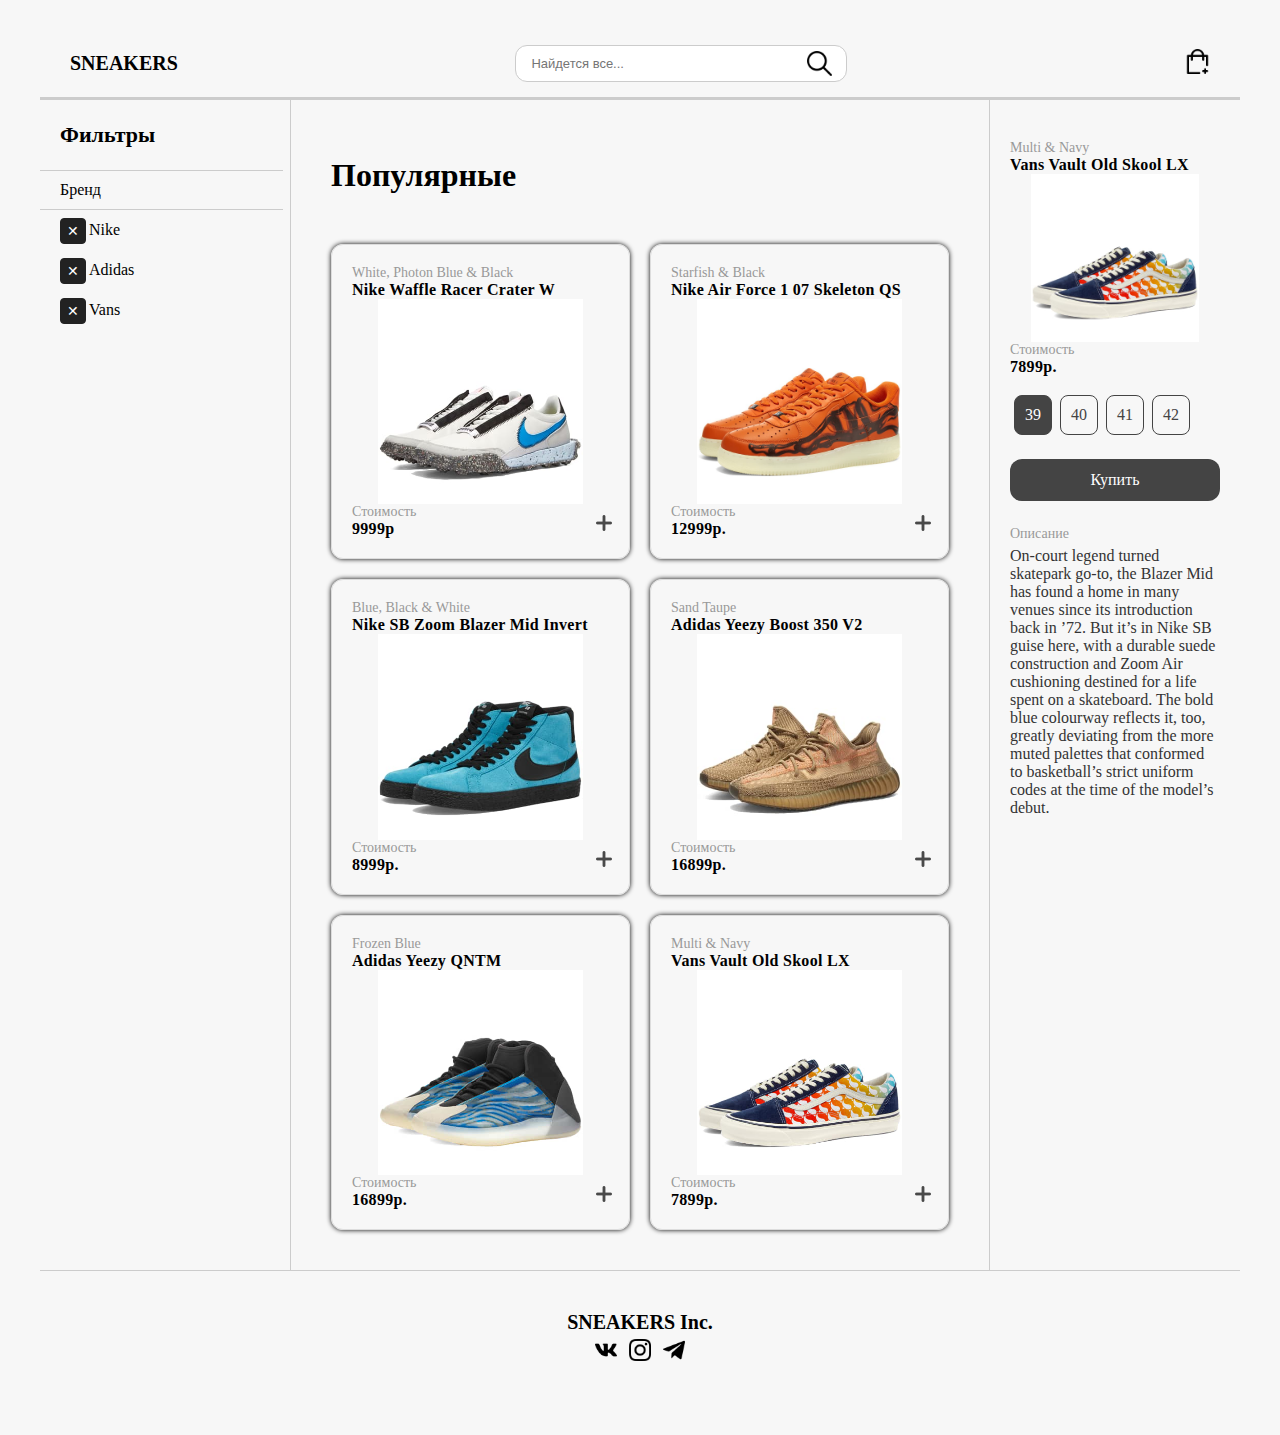
<file: E-commerce/index.html>
<!DOCTYPE html>
<html lang="en">
<head>
	<meta charset="UTF-8">
	<meta name="viewport" content="width=device-width, initial-scale=1.0">
	<title>E-commerce project</title>
	<link rel="stylesheet" href="css/style.css">
	<link rel="stylesheet" href="css/checkbox.css">
	<link rel="preconnect" href="https://fonts.gstatic.com"> 
	<link href="https://fonts.googleapis.com/css2?family=Nunito:wght@300;400;700&display=swap" rel="stylesheet">
</head>
<body>
	<div class="body-wrapper">

		<header class="header">
			<div class="logo">SNEAKERS</div>
			<div class="input-box">
				<input 
					type="text" 
					class="input" 
					placeholder="Найдется все..." 
				/>
				<div class="input-btn">
					<img src="img/loupe.png" alt="Поиск">
				</div>
			</div>
			<div class="cart">
				<img src="img/add-to-basket.png" alt="Корзина">
			</div>
		</header>

		<aside class="left-aside">
			<div class="aside-maintitle">Фильтры</div>
			<div class="aside-title">Бренд</div>
			<div class="aside-item">
				<input type="checkbox" id='nike' name="nike" class="checkbox">
				<label for="nike"></label>
				Nike
			</div>
			<div class="aside-item">
				<input type="checkbox" id='adidas' name="adidas" class="checkbox">
				<label for="adidas"></label>
				Adidas
			</div>
			<div class="aside-item">
				<input type="checkbox" id='vans' name="vans" class="checkbox">
				<label for="vans"></label>
				Vans
			</div>
		</aside>

		<main class="main">
			<h2 class="title">Популярные</h2>
			<div class="product-box">

				<div class="product">
					<div class="product-info">White, Photon Blue & Black</div>
					<div class="product-title">Nike Waffle Racer Crater W</div>
					<img src="img/nike1.jpg" alt="Nike Waffle Racer Crater W">
					<div class="product-info">Стоимость</div>
					<div class="product-price">9999р</div>

					<div class="input-btn add-btn">
						<img src="img/add.png" alt="Добавить в корзину">
					</div>
				</div>

				<div class="product">
					<div class="product-info">Starfish & Black</div>
					<div class="product-title">Nike Air Force 1 07 Skeleton QS</div>
					<img src="img/nike2.jpg" alt="Nike Air Force 1 07 Skeleton QS">
					<div class="product-info">Стоимость</div>
					<div class="product-price">12999р.</div>

					<div class="input-btn add-btn">
						<img src="img/add.png" alt="Добавить в корзину">
					</div>
				</div>

				<div class="product">
					<div class="product-info">Blue, Black & White</div>
					<div class="product-title">Nike SB Zoom Blazer Mid Invert</div>
					<img src="img/nike3.jpg" alt="Nike SB Zoom Blazer Mid Invert">
					<div class="product-info">Стоимость</div>
					<div class="product-price">8999р.</div>

					<div class="input-btn add-btn">
						<img src="img/add.png" alt="Добавить в корзину">
					</div>
				</div>

				<div class="product">
					<div class="product-info">Sand Taupe</div>
					<div class="product-title">Adidas Yeezy Boost 350 V2</div>
					<img src="img/adidas1.jpg" alt="Yeezy Boost 350 V2">
					<div class="product-info">Стоимость</div>
					<div class="product-price">16899р.</div>

					<div class="input-btn add-btn">
						<img src="img/add.png" alt="Добавить в корзину">
					</div>
				</div>

				<div class="product">
					<div class="product-info">Frozen Blue</div>
					<div class="product-title">Adidas Yeezy QNTM</div>
					<img src="img/adidas2.jpg" alt="Frozen Blue">
					<div class="product-info">Стоимость</div>
					<div class="product-price">16899р.</div>

					<div class="input-btn add-btn">
						<img src="img/add.png" alt="Добавить в корзину">
					</div>
				</div>

				<div class="product">
					<div class="product-info">Multi & Navy</div>
					<div class="product-title">Vans Vault Old Skool LX</div>
					<img src="img/vans1.jpg" alt="Vans Vault Old Skool LX">
					<div class="product-info">Стоимость</div>
					<div class="product-price">7899р.</div>

					<div class="input-btn add-btn">
						<img src="img/add.png" alt="Добавить в корзину">
					</div>
				</div>

			</div>
		</main>
        <aside class="right-aside">
			<div class="product js-product">
				<div class="product-info">Multi & Navy</div>
				<div class="product-title">Vans Vault Old Skool LX</div>
				<img src="img/vans1.jpg" alt="Vans Vault Old Skool LX">
				<div class="product-info">Стоимость</div>
				<div class="product-price">7899р.</div>
			
				<div class="size-box">
					<div class="size size__active">39</div>
					<div class="size">40</div>
					<div class="size">41</div>
					<div class="size">42</div>
				</div>

				<div class="big-add-btn">Купить</div>

				<div class="product-info">Описание</div>
				<div class="product-text">On-court legend turned skatepark go-to, the Blazer Mid has found a home in many venues since its introduction back in ’72. But it’s in Nike SB guise here, with a durable suede construction and Zoom Air cushioning destined for a life spent on a skateboard. The bold blue colourway reflects it, too, greatly deviating from the more muted palettes that conformed to basketball’s strict uniform codes at the time of the model’s debut.</div>

			</div>
		</aside>
		<footer class="footer">
			<div class="footer-title">SNEAKERS Inc.
			</div>
			<div class="social-box">
				<a class="social" href="https://vk.com/"><img src="img/vk.png" alt="вк"></a>
				<a class="social" href="https://www.instagram.com/"><img src="img/instagram.png" alt="инстаграм"></a>
				<a class="social" href="https://web.telegram.org/#/login"><img src="img/telegram.png" alt="Телеграм"></a>
			</div>
		</footer>
	</div>

	<script src="https://cdnjs.cloudflare.com/ajax/libs/jquery/3.5.1/jquery.min.js" integrity="sha512-bLT0Qm9VnAYZDflyKcBaQ2gg0hSYNQrJ8RilYldYQ1FxQYoCLtUjuuRuZo+fjqhx/qtq/1itJ0C2ejDxltZVFg==" crossorigin="anonymous"></script>

	<!-- <script src='css/jquery.js'></script> -->

	<script>
		$(document).ready(function() {

			let checks = {};

			function doCheck() {
				let val = $(this).prop('checked')
				let label = $.trim( $(this).parent().text() )
				label = label.toLowerCase();

				checks[label] = val;

				console.log(checks);
				filter()
			}

			function filter() {

				// перебираем все продукты
				$('.product').each(function() {
					// получаем наименование товара
					let title = $(this).find('.product-title').text();
					// приводим наименование к нижнему регистру
					title = title.toLowerCase();

					// отключаем отображение элемента
					$(this).css('display', 'none');
					
					// перебираем все имена брендов и включаем отображение только тех 
					// товаров, которые подходят под выбранные чекбоксы
					for (let brand in checks) {
						if (title.includes(brand) && checks[brand])
							$(this).css('display', 'block')
					}
				})
			}


			$('.checkbox').each(function() {
				$(this).attr('checked', 'checked');
			})

			$('.checkbox').each(doCheck)
			$('.checkbox').click(doCheck)


			// $('.add-btn').click(function() {
			// 	alert('Добавлено')
			// })
            $('.add-btn').click(function() {
				let product = $(this).parent();

				let src = $(product).find('img').attr('src')
				let title = $(product).find('.product-title').text();
				let info = $(product).find('.product-info').first().text();
				let price = $(product).find('.product-price').text();

				$('.js-product').find('img').attr('src', src)
				$('.js-product').find('.product-title').text(title)
				$('.js-product').find('.product-price').text(price)
				$('.js-product').find('.product-info').first().text(info)
			})

			$('.size').click(function() {
				$('.size').each(function() {
					$(this).removeClass('size__active');
				})
				$(this).addClass('size__active');
			})
		})

	</script>

</body>
</html>
</file>
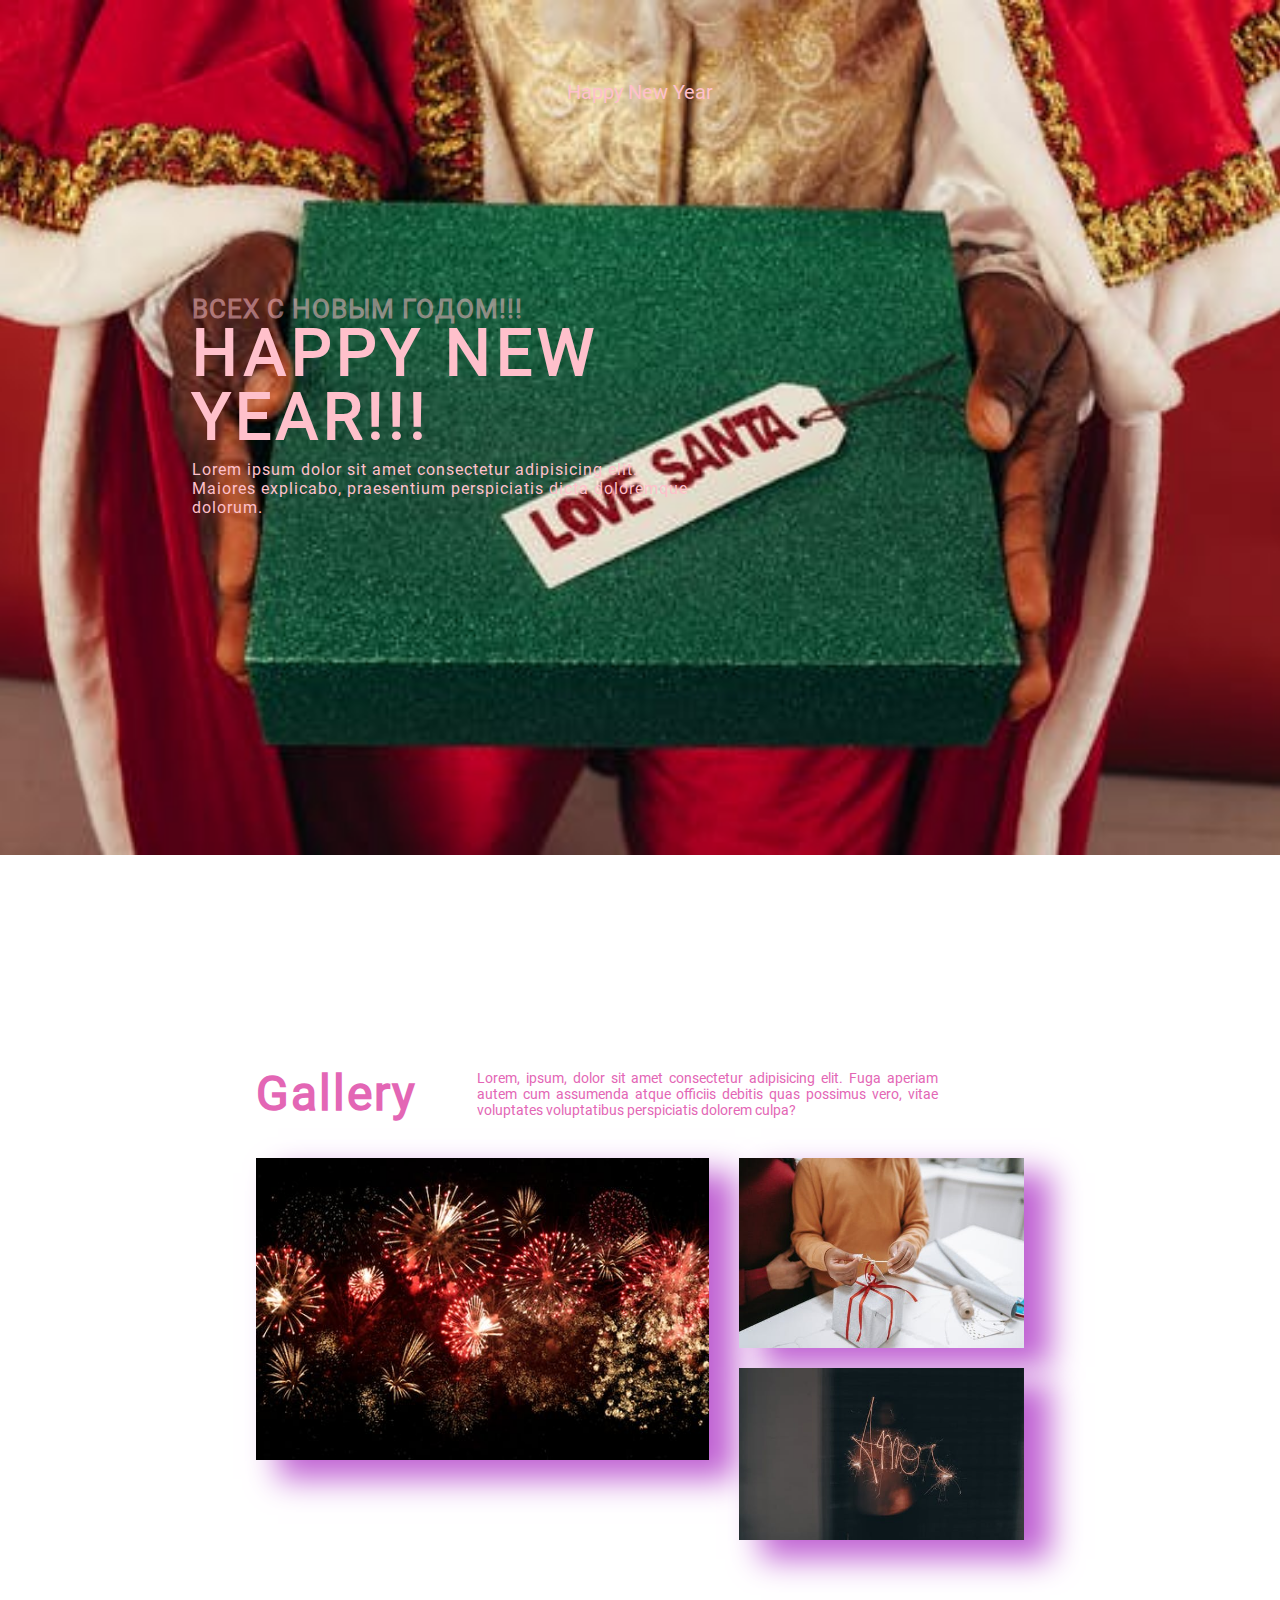
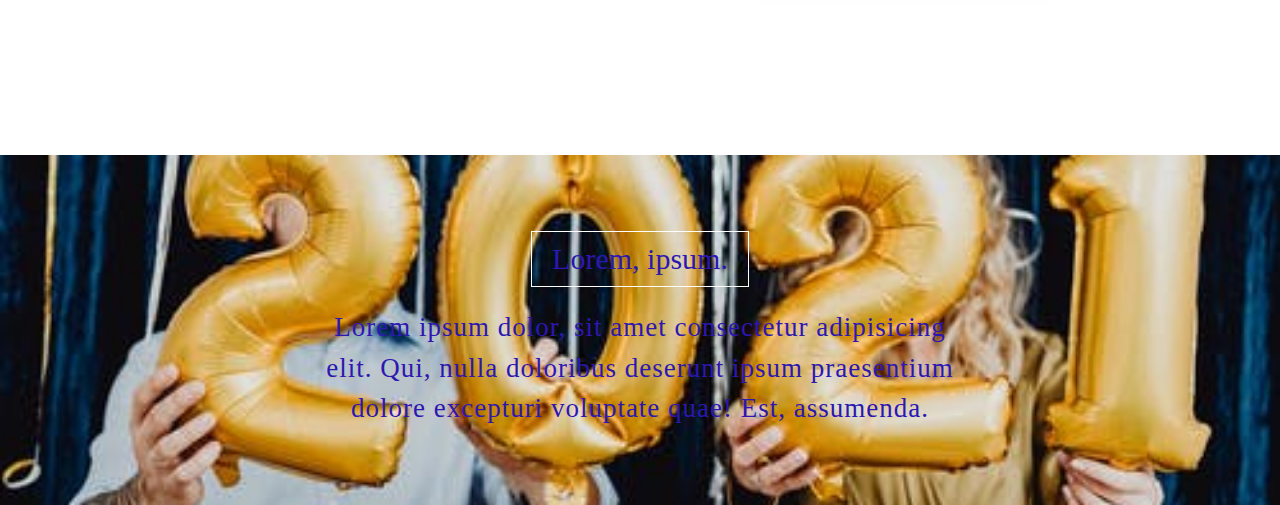
<file: site-visitka/index.html>
<!DOCTYPE html>
<html lang="en">
<head>
	<meta charset="UTF-8">
	<meta name="viewport" content="width=device-width, initial-scale=1.0">
	<title>Tourism</title>
	<link rel="stylesheet" type="text/css" href="css/style.css">
</head>
<body>
	<main>
		<div class="container first">
			<p class = "tourism"> Happy New Year </p>
			<div class = "text-container">
				<p class = "first-line">Всех с Новым годом!!!</p>
				<p class = "second-line"> HAPPY NEW YEAR!!!</p>
				<p class = "third-line">Lorem ipsum dolor sit amet consectetur adipisicing elit. Maiores explicabo, praesentium perspiciatis dicta doloremque dolorum.</p>
			</div>
		</div>
		<div class="container second">
			<div class = "gallery-container">
				<div class="gallery-text">
				    <p class = "gallery-header">Gallery</p>
				    <p class = "gallery-p">Lorem, ipsum, dolor sit amet consectetur adipisicing elit. Fuga aperiam autem cum assumenda atque officiis debitis quas possimus vero, vitae voluptates voluptatibus perspiciatis dolorem culpa?</p>
				</div>
			
			    <div class = "img-container">
			    	<img src="img/img02.jpg" class = "img4" alt = "Tourism gallery">
				    <div class = "wrapper">
					    <img src="img/img05.jpg" class = "img2" alt = "Tourism gallery">
					    <img src="img/img03.jpg" class = "img3" alt = "Tourism gallery">
				    </div>
			    </div>
		    </div>
		</div>
		<div class="container third">
			<div class="last-container">
				<p class="last-header">Lorem, ipsum.</p>
				<p class="last-text">Lorem ipsum dolor, sit amet consectetur adipisicing elit. Qui, nulla doloribus deserunt ipsum praesentium dolore excepturi voluptate quae! Est, assumenda.</p>
			</div>
		</div>
	</main>
</body>
</html>
</file>
<file: E-commerce/css/style.css>
body{
	margin: 0;
	background-color: #f7f7f7;
	padding: 30px 40px;
	box-sizing: border-box;
	font-family: 'Ultra', serif;
}
.body-wraper{
	min-height: calc(100vh - 60px);
	background-color: white;
	box-shadow: 0 0 10px 2px rgba(0, 0, 0, 0.3);
	border-radius: 18px;
}
.header{
	display: flex;
	align-items: center;
    justify-content: space-between;
    padding: 0 30px;
    box-sizing: border-box;
    border-bottom: 3px solid #ccc;
    height: 70px;
}
.header img{
	width: 25px;
	height: 25px;
}
.logo {
	font-weight: 700;
	font-size: 20px;
}
.input-box{
	display: flex;
	align-items: center;
	position: relative;
}
.input{
	-webkit-appearance: none;
	appearance: none;
	outline: none;
	width: 300px;
	border: 1px solid #ccc;
	border-radius: 12px;
	padding: 10px 15px;
	font-size: 13px;
}
.input-btn{
	position: absolute;
	right: 0;
	width: 40px;
	height: 100%;
	display: flex;
	align-items: center;
	cursor: pointer;
}
.cart{
	cursor: pointer;
}
.main{
	padding: 30px;
	margin: auto;
	max-width: 700px;
	width: 100%;
	box-sizing: border-box;
	border-left: 1px solid #ccc;
	border-right: 1px solid #ccc;
}
.product-box{
	display: flex;
	flex-wrap: wrap;
}
.product {
	width: calc(50% - 20px);
	margin: 10px;
	padding: 20px;
	box-sizing: border-box;
	border-radius: 12px;
	border: 1px solid #ddd;
	box-shadow: 0 0 5px 0 rgba(0, 0, 0.1);
	position: relative;
}
.product img {
	max-width: 80%;
	margin: auto;
	display: block;
}
.title{
	font-size: 32px;
	padding-left: 10px;
	margin-bottom: 40px;
}
.product-info{
	font-size: 14px;
	color: #999;
	font-weight: 300;
}
.product-title, .product-price {
	font-size: 16px;
	font-weight: 700;
	letter-spacing: 0.3px;
}
.add-btn {
	height: 20px;
	bottom: 25px;
	opacity: 0.7;
	right: 15px;
	width: 20px;
}
@media (pointer: fine) {
	.add-btn:hover {
		transform: scale(1.5);
	}
}
.left-aside{
	width: calc((100vw - 795px) / 2);
	position: absolute;
	box-sizing: border-box;
	top: 100px;
	left: 40px;
	bottom: 0;
}

.aside-maintitle{
	font-weight: 700;
	padding-left: 20px;
	font-size: 22px;
	height: 70px;
	display: flex;
	align-items: center;
}
.aside-title{
	box-sizing: border-box;
	padding: 10px 0;
	border-bottom: 1px solid #ccc;
	border-top: 1px solid #ccc;
	padding-left: 20px;
	padding-bottom: 10px;
}

.aside-item{
	display: flex;
	align-items: center;
	height: 40px;
	padding-left: 20px;
}
.footer{
	box-sizing: border-box;
	padding-bottom: 40px;
	padding-top: 40px;
	border-top: 1px solid #ccc
}
.footer-title{
	font-weight: 700;
	font-size: 20px;
	text-align: center;
}
.social-box{
	justify-content: space-between;
	margin: auto;
	width: 90px;
    display: flex;
    margin-top: 5px;
}
.social{
	transition: 0.2s;
}
.social img{
	width: 22px;
	height: 22px;
}
@media screen and (pointter: fine) {
	.social: hover {
		opacity: 0.5;
	}
}
.right-aside{
	position: absolute;
	right: 40px;
	top: 100px;
	width: calc((100vw - 780px) / 2)
}
.right-aside .product{
	width: 100%;
	box-sizing: border-box;
	margin: 0;
	margin-top: 20px;
	box-shadow: none;
	border: none;
}
.big-add-btn{
    text-align: center;
    background-color: #444;
    border-radius: 12px;
    padding: 12px 0;
    color: #fefefe;
    margin-top: 15px;
    cursor: pointer;
    margin-bottom: 25px;
}
.product-text{
	hyphens: auto;
	-webkit-hyphens: auto;
	color: #333;
	margin-top: 5px;
}
.size-box{
	display: flex;
	flex-wrap: wrap;
	margin-top: 15px;
	margin-bottom: 20px;
}
.size{
	padding: 10px;
	border: 1px solid #444;
	color: #444;
	border-radius: 8px;
	margin: 4px;
	user-select: none;
	-webkit-user-select: none;
	cursor: pointer;
	transition: 0.3s;
}
.size__active{
	background-color: #444;
	color: #fefefe;
}
</file>
<file: E-commerce/css/checkbox.css>
label {
    user-select: none;
    -webkit-user-select: none;
    display: block;
    width: 24px;
    height: 24px;
    position: relative;
    margin-right: 5px;
}

.checkbox {
    display: none;
}

.checkbox + label:before {
    content: "\2715";
    border: 0.5px solid #222;
    border-radius: 4px;

    display: inline-flex;
    justify-content: center;
    align-items: center;

    position: absolute;

    left: 0;
    top: 0;

    width: 100%;
    height: 100%;

    font-size: 14px;

    color: transparent;
    transition: .2s;
}

.checkbox:checked + label:before {
    background-color: #222;
    border-color: #222;
    color: #fff;
}

.checkbox:disabled + label:before {
    transform: scale(1);
}

.checkbox:checked:disabled + label:before {
    transform: scale(1);
}
</file>
<file: site-visitka/css/style.css>
*{
	padding: 0;
    margin: 0;
    box-sizing: border-box;
}
@font-face{
	font-family: RobotoR;
	src: url(../fonts/Roboto-Regular.ttf);
}
html, body, main{
	height: 100%;
	font-family: RobotoR;
}
.first{
	height: 95%;
    background: url(../img/img06.jpg);
    background-position: center;
    -webkit-background-size: cover;
    background-size: cover;
}
.first p {
	color: pink;
}
.tourism {
	width: 100%;
	text-align: center;
	padding-top: 80px;
	font-size: 20px;
}
.text-container {
	width: 40%;
	margin-left: 15%;
	margin-top: 15%;
}
.first-line {
	text-transform: uppercase;
	font-size: 26px;
	font-weight: bold;
	letter-spacing: 1px;
	opacity: 0.5;
	line-height: 1;
}
.second-line {
	text-transform: uppercase;
	font-size: 64px;
	font-weight: bold;
	letter-spacing: 5px;
	line-height: 1;
	margin-bottom: 10px;
}
.third-line {
	font-size: 16px;
    letter-spacing: 1px;
}
.second {
	height: 100%;
	display: flex;
	justify-content: center;
	-ms-align-items: center;
	align-items: center; 
}
.gallery-container {
     width: 60%;
     max-width: 1000px;
     color: #E366B5;
}
.img-container {
	width: 100%;
	display: flex;
	-ms-align-items: flex-start;
	align-items: flex-start;
}
img {
	display: block;
	max-width: 100%;
	height: auto;
	box-shadow: 24px 17px 30px 2px #C062D3;
}
.img4 {
	width: 59%;
}
.wrapper {
	margin-left: 30px;
}
.img2 {
	margin-bottom: 20px;
}
.gallery-text {
	display: flex;
	-ms-align-items:center;
	align-items: center;
	margin-bottom: 40px;
}
.gallery-header {
	font-size: 48px;
	font-weight: bold;
	letter-spacing: 2px;
	line-height: 1;
}
.gallery-p {
	font-size: 14px;
	width: 60%;
	text-align: justify;
    margin-left: 60px;
}
.last-container {
	display: flex;
	justify-content: center;
    -ms-align-items: center;
    align-items: center;
    flex-direction: column;
    height: 350px;
    padding: 0 25%;
    background-image: url(../img/img04.jpg);
    background-position: center;
    -webkit-background-size: cover;
    background-size: cover;
    font-family: Roboto;   
}
.last-header {
    color: #2C17B1;
    font-size: 30px;
    padding: 10px 20px;
    border: 1px solid white;
    margin-bottom: 20px;
}
.last-text {
	color: #2C17B1;
	font-size: 27px; 
	text-align: center;
	line-height: 1.5;
	letter-spacing: 1px;
}
</file>
